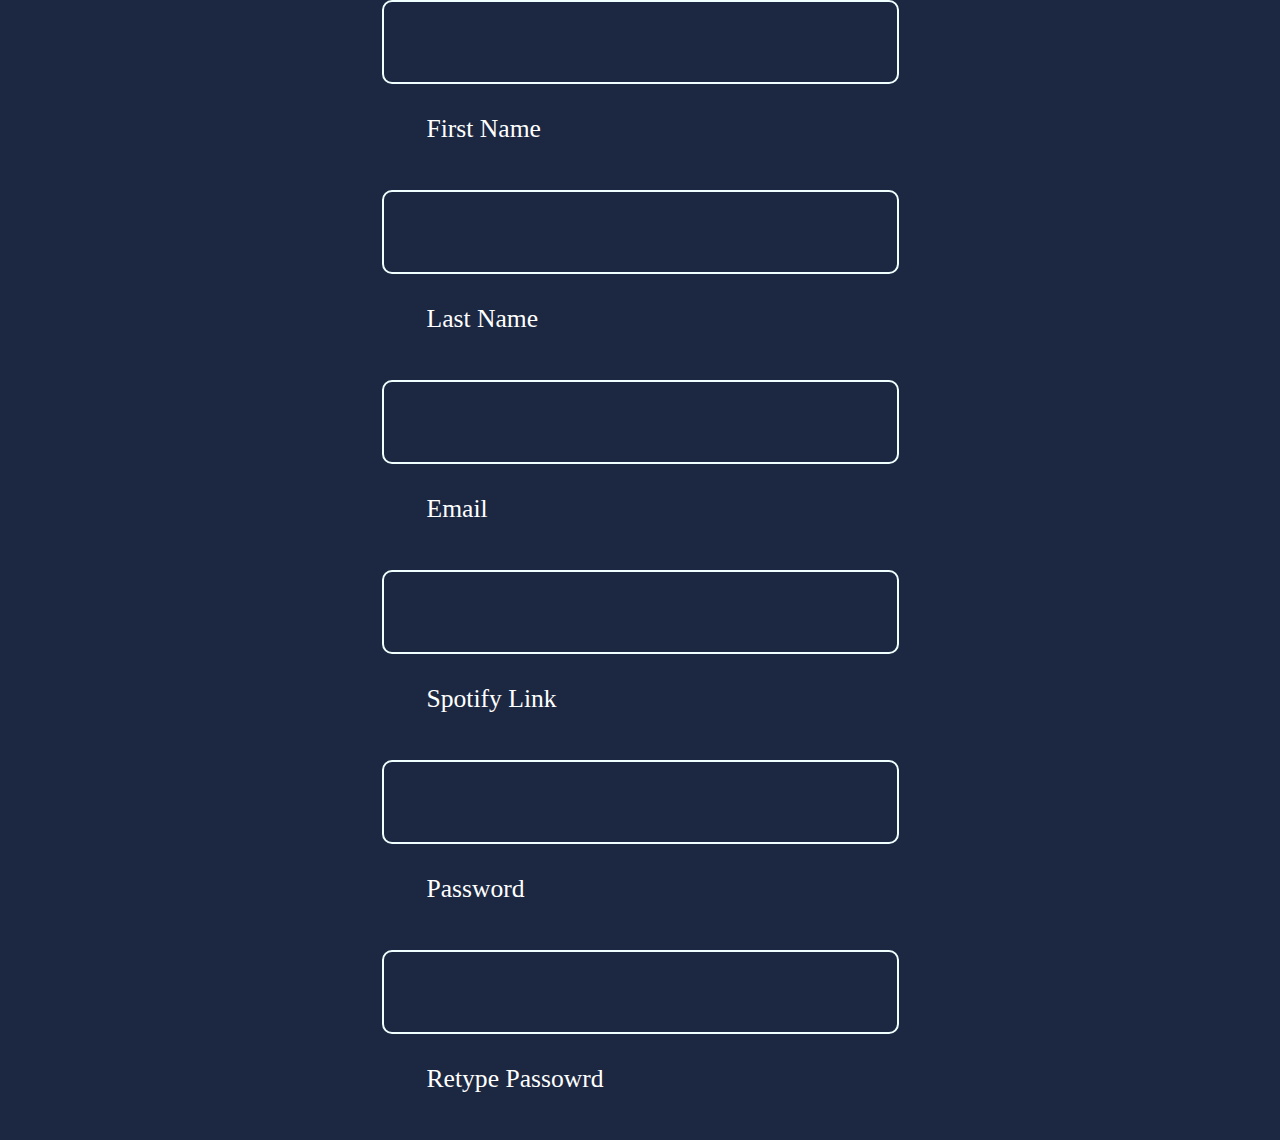
<file: form.html>
<!DOCTYPE html>
<html lang="en">

<head>
    <meta charset="UTF-8">
    <meta name="viewport" content="width=device-width, initial-scale=1.0">
    <title>Sign Up Form</title>
    <link rel="stylesheet" href="style2.css">
</head>

<body>
    <div class="container">
        <form action="" method="get" class=sign-up-form-header>
            <div class="entryArea">
                <input type="text" required>
                <div class="labelline">First Name</div>
            </div>
            <div class="entryArea">
                <input type="text" required>
                <div class="labelline">Last Name</div>
            </div>
            <div class="entryArea">
                <input type="text" required>
                <div class="labelline">Email</div>
            </div>
            <div class="entryArea">
                <input type="text" required>
                <div class="labelline">Spotify Link</div>
            </div>
            <div class="entryArea">
                <input type="text" required>
                <div class="labelline">Password</div>
            </div>
            <div class="entryArea">
                <input type="text" required>
                <div class="labelline">Retype Passowrd</div>
            </div>

        </form>
</body>
</html>
</file>
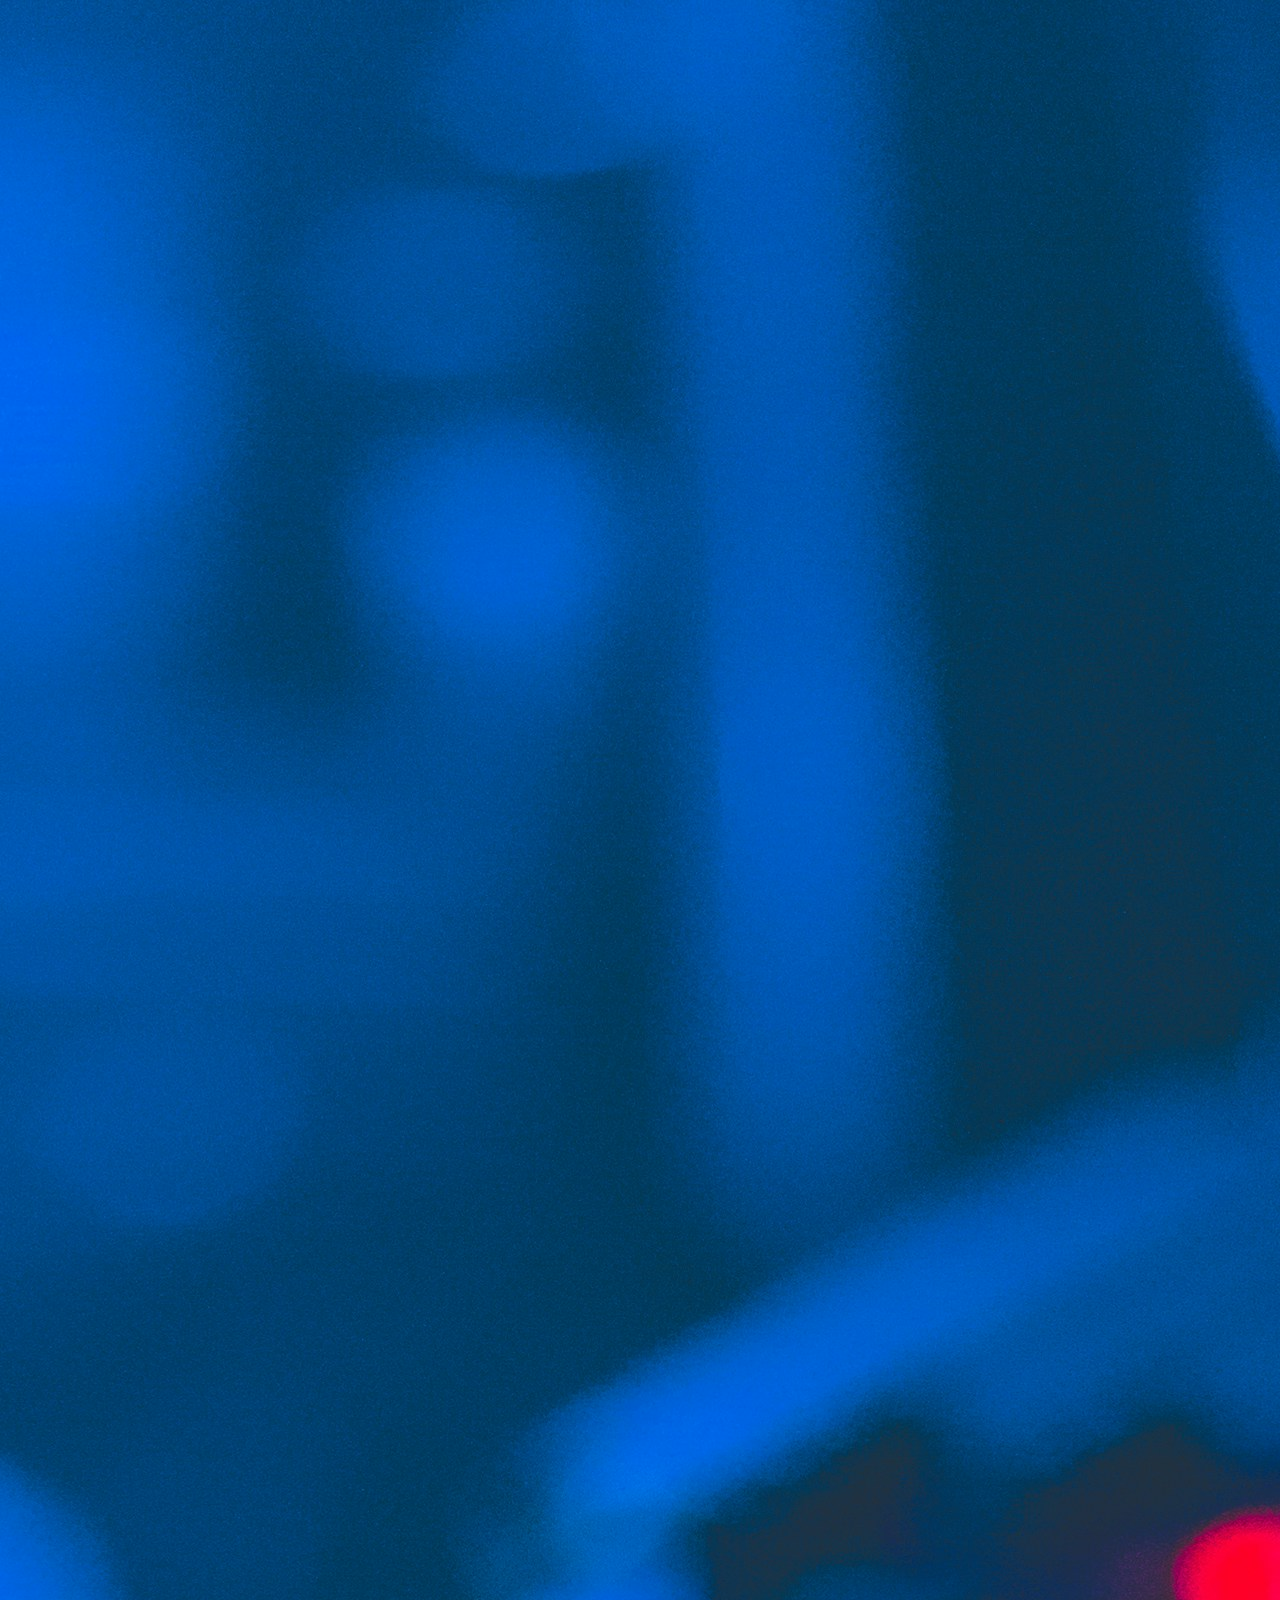
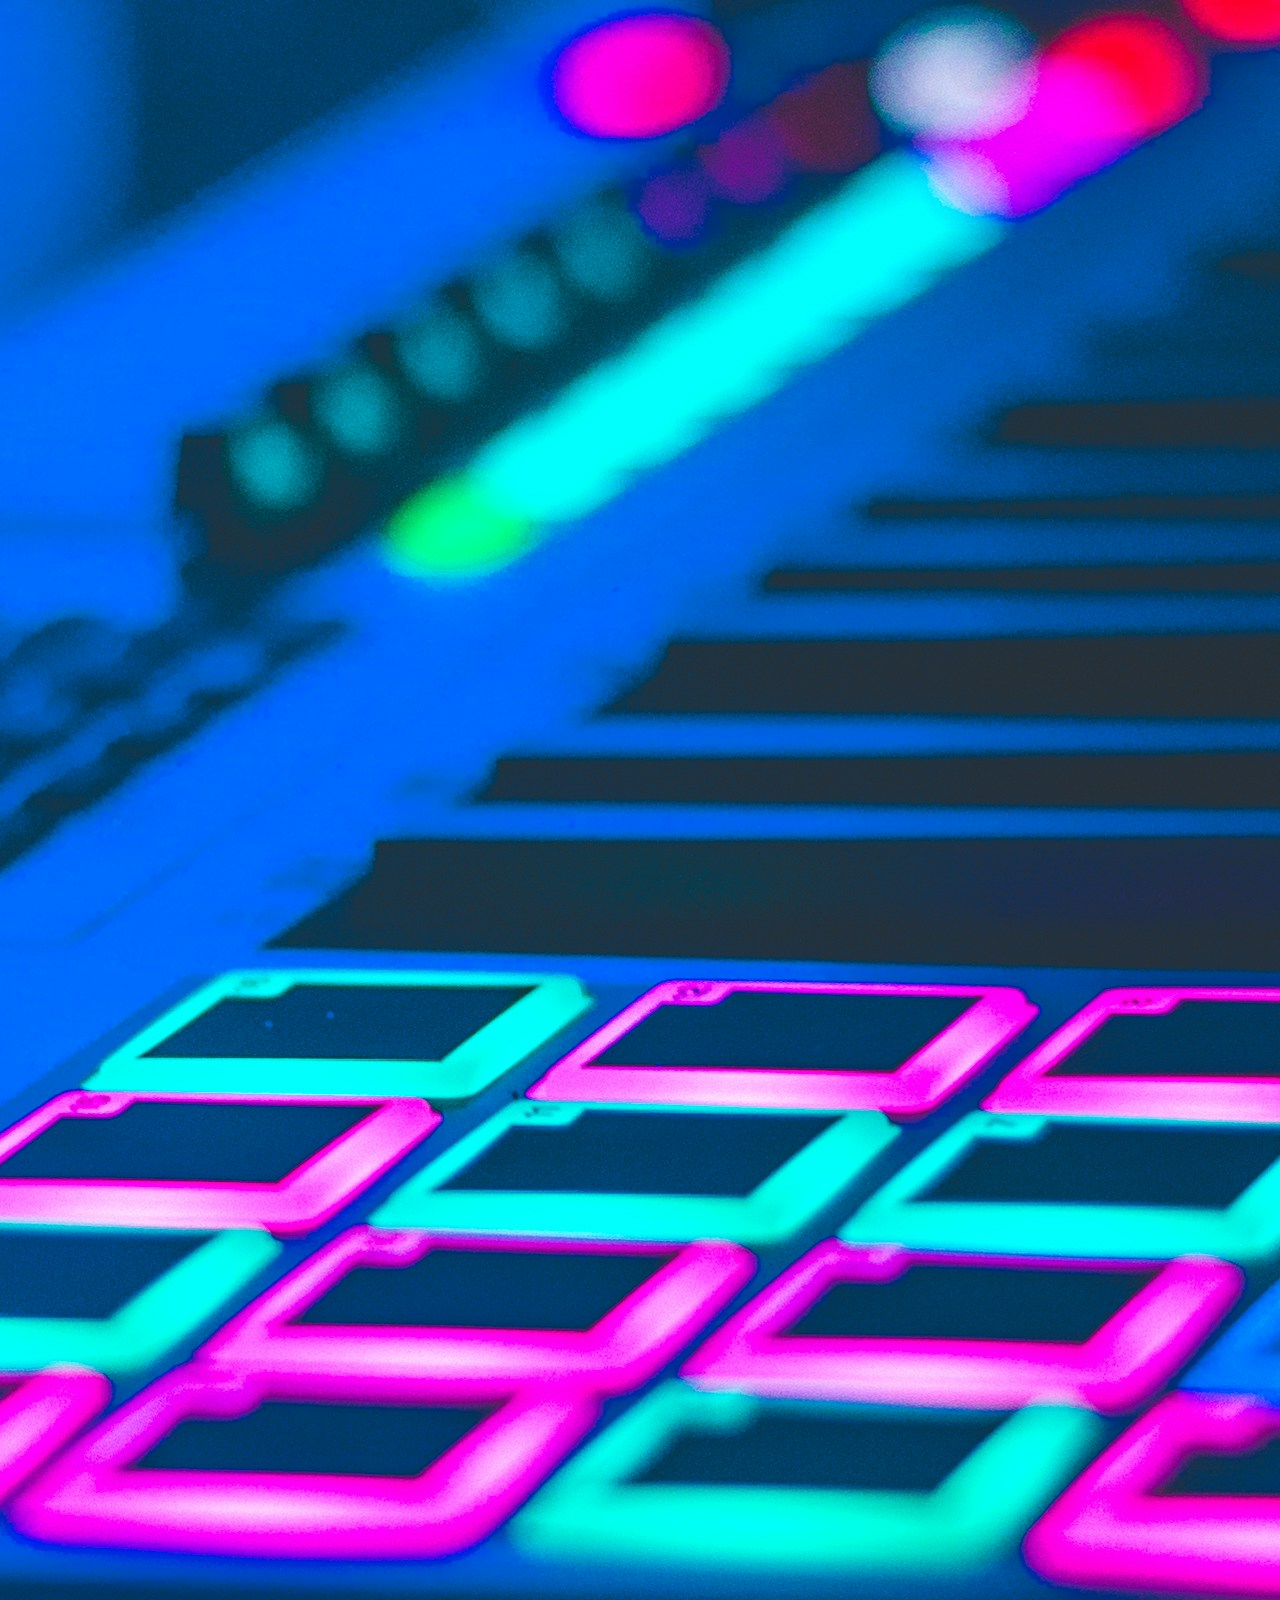
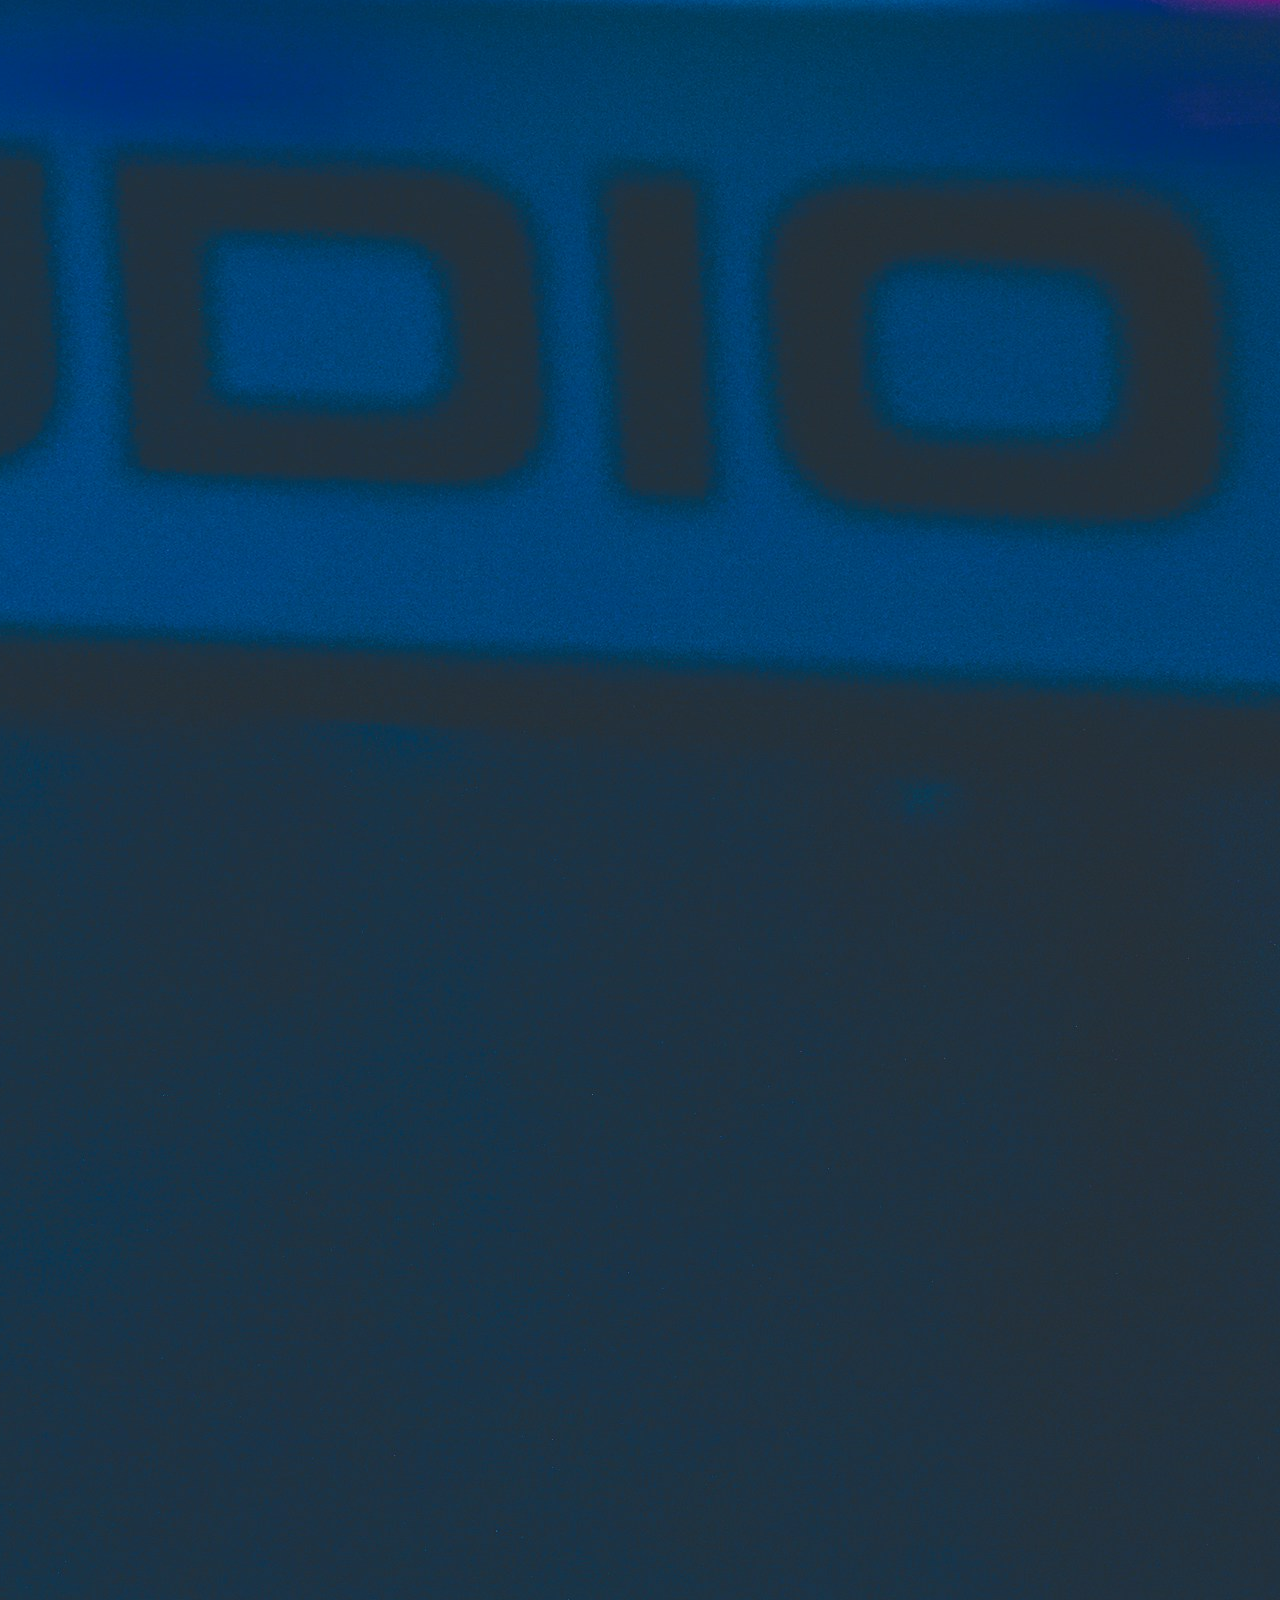
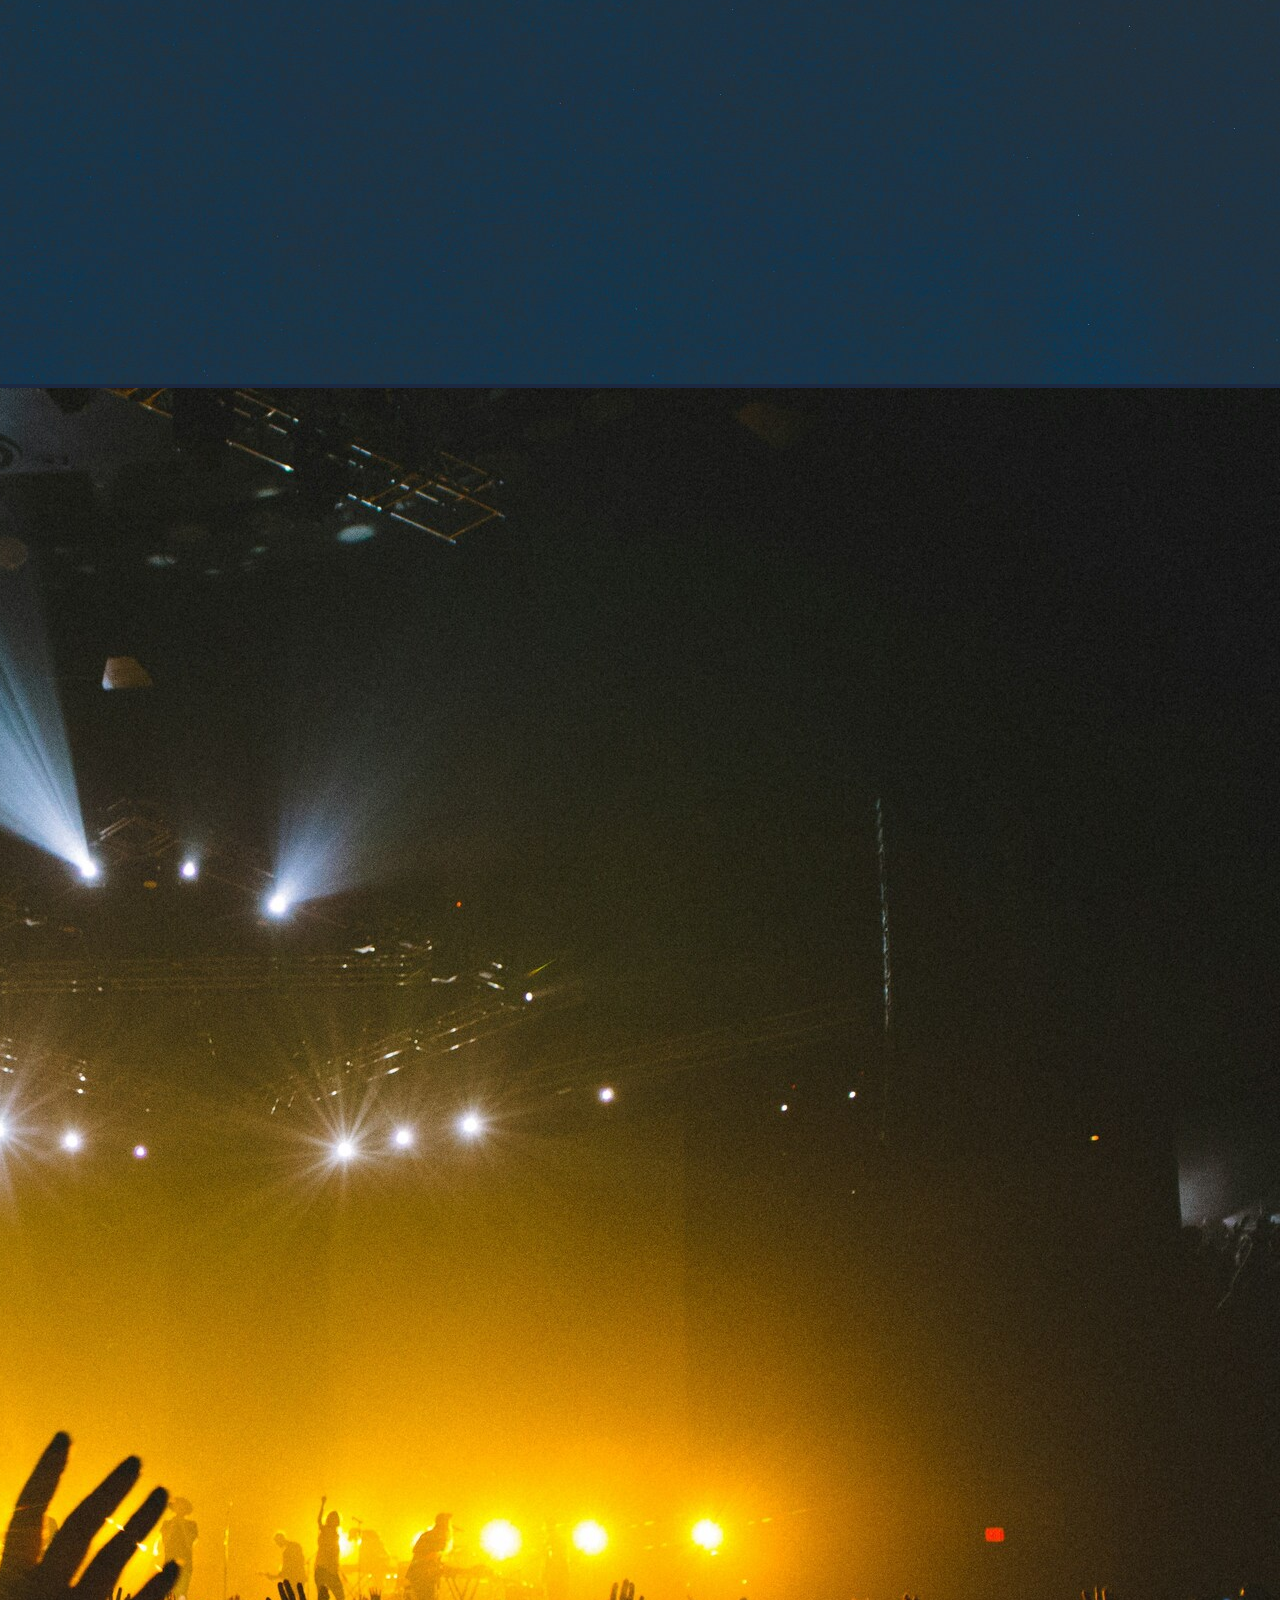
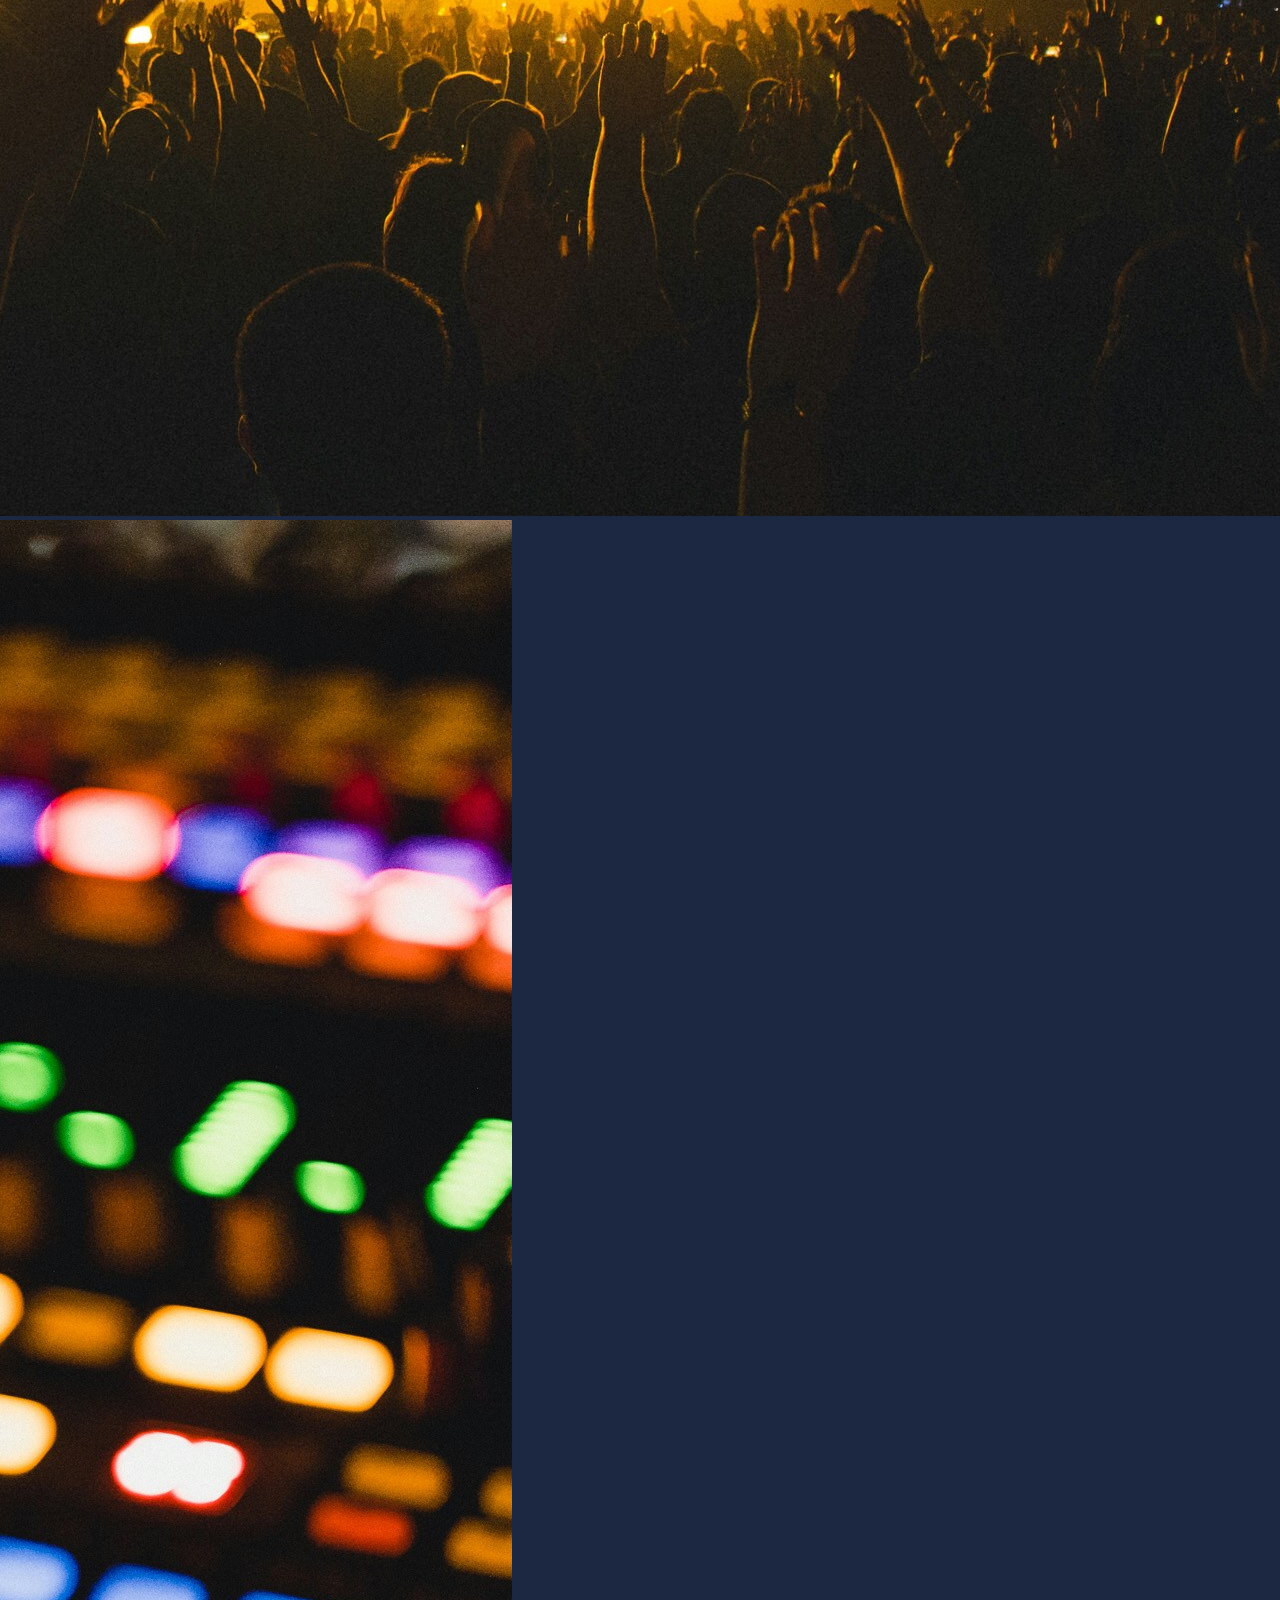
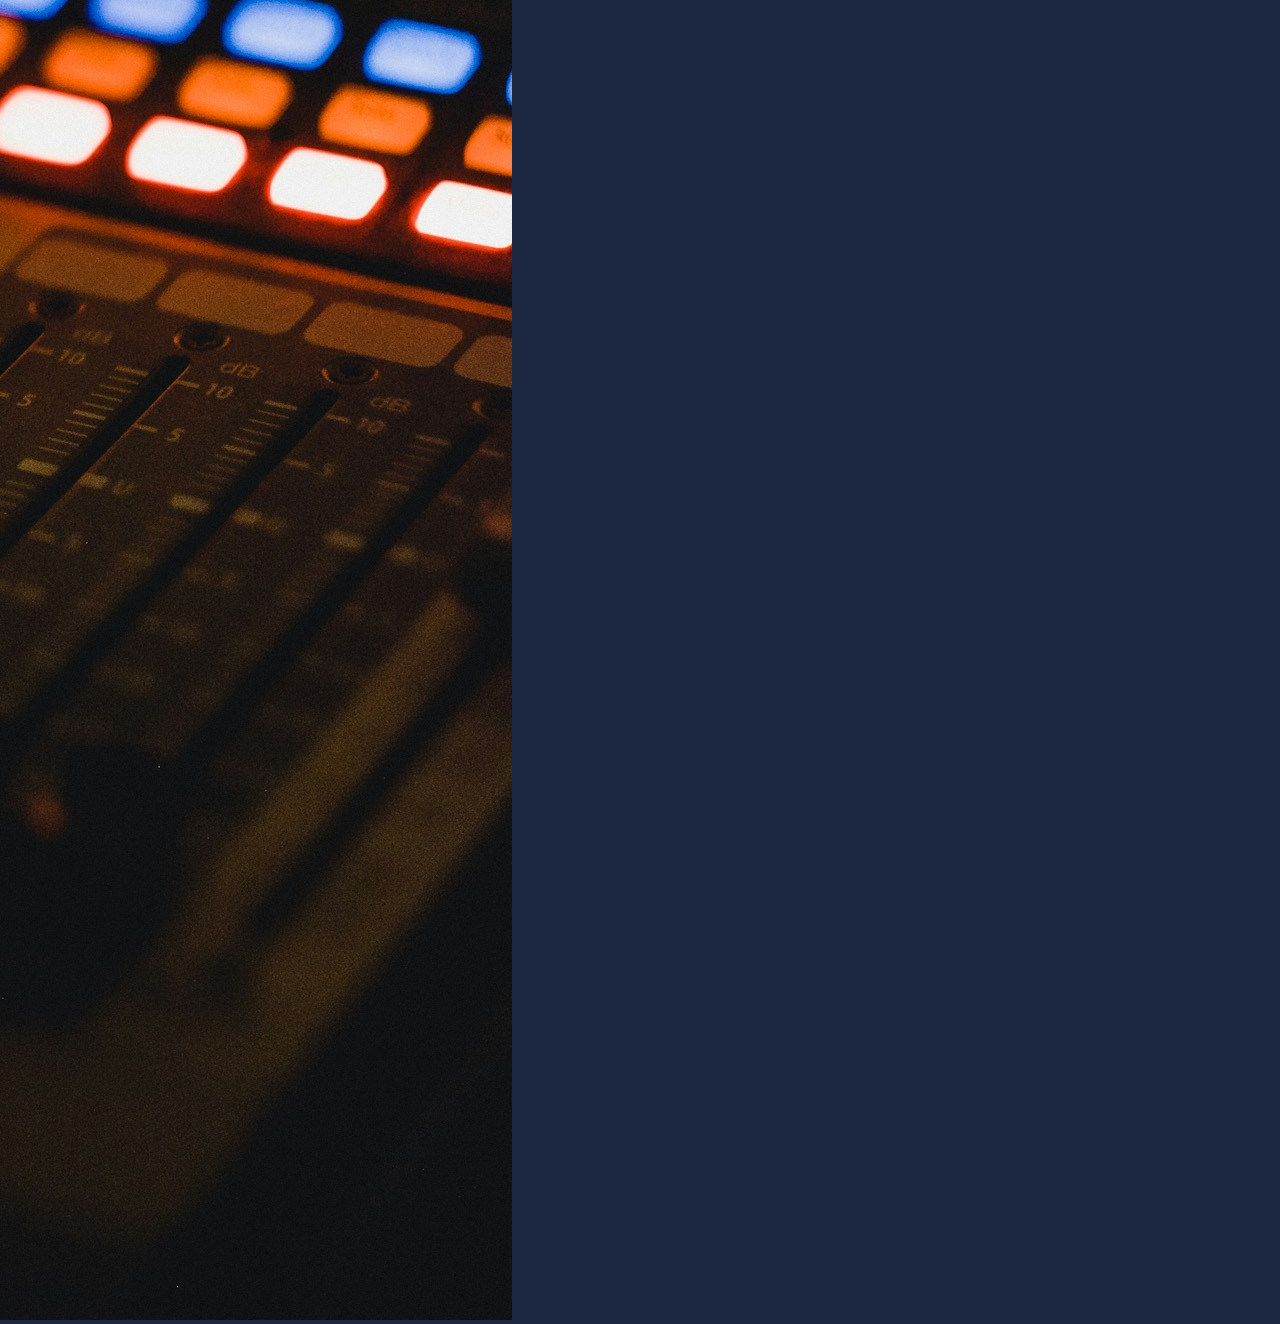
<file: indexImages.html>
<!DOCTYPE html>
<html lang="en">
<head>
    <meta charset="UTF-8">
    <meta name="viewport" content="width=device-width, initial-scale=1.0">
    <title>Document</title>
    <link rel="stylesheet" href="style2.css">
</head>
<body>
    <section class="container">
        <div class="slider-wrapper">
            <div class="slider">
                <img id="slide-1" src = "images/img2.jpg" alt="">

                <img id="slide-2" src = "images/img3.jpg" alt="">

                <img id="slide-3" src = "images/img4.jpg" alt="">
            </div>

        <div class="slider-nav">
            <a href="#slide-1"></a>
            <a href="#slide-2"></a>
            <a href="#slide-3"></a>

        </div>


        </div>
    </section>
</body>
</html>
</file>
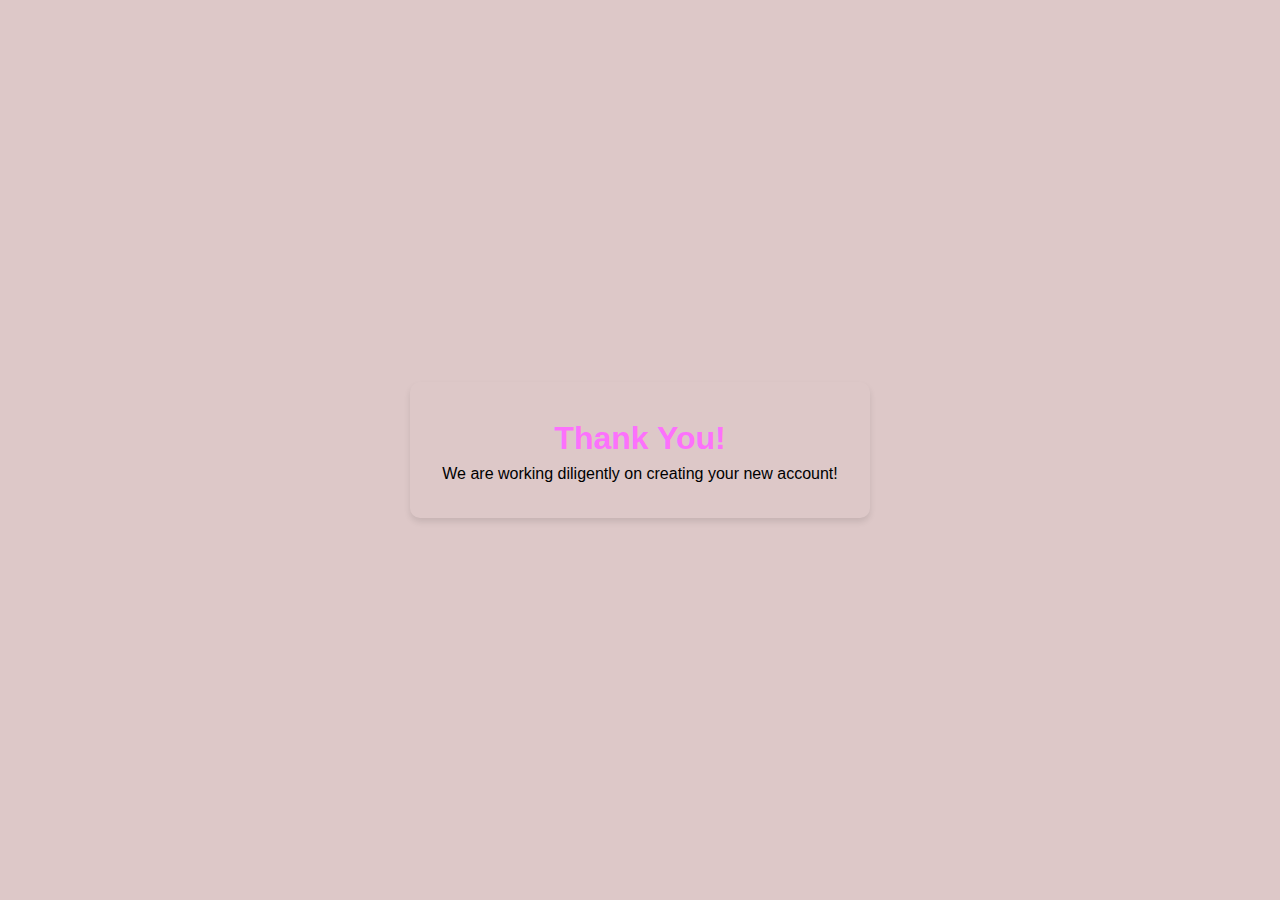
<file: thank-you.html>
<!DOCTYPE html>
<html lang="en">
<head>
    <meta charset="UTF-8">
    <meta name="viewport" content="width=device-width, initial-scale=1.0">
    <title>Thank You</title>
    <link rel="stylesheet" href="thank-you.css">

</head>
<body>
    <div class="thank-you-container">
        <h1>Thank You!</h1>
        <p>We are working diligently on creating your new account!</p>
    </div>
</body>
</html>
</file>
<file: style2.css>
* {
    margin: 0;
    padding: 0;
    box-sizing: border-box;    


}

body {
    display: flex;
    min-height: 100vh;
    justify-content: center;
    align-items: center;
    background: #1c2841;

}

.formContainer {
    width: 680px;
    border-radius: 10px;

}

.entryArea {
position: relative;
height: 100px;
line-height: 80px;
margin-bottom: 90px;
}

input {
    position: relative;
    width: 100%;
    outline: none;
    font-size: 2.2em;
    padding: 0 30px;
    line-height: 80px;
    border-radius: 10px;
    border: 2px solid #f0ffff;
    background: transparent;
    transition: 0.1s ease;
    z-index: 1;

}

.labelline{
    position: absolute;
    font-size: 1.6em;
    color: white;
    padding: 0 25px;
    margin: 0 20px;
    background-color: #1c2841;
    transition: .3s ease;
    z-index: 0;
}

input:focus,
input:valid {
color: #66ff00;
border: 4px solid #66ff00;
}

input:focus + .labelline, 
input:valid + .labelline {
    color: #66ff00;
    height: 30px;
    line-height: 30px;
    padding: 0 12px;
    transform: translate(-15px, -16px) scale(.88);
    z-index: 2;
}
</file>
<file: thank-you.css>
/* CSS reset */
*, *::before, *::after {
    box-sizing: border-box;
  }
  * {
    margin: 0;
    padding: 0;
  }
  body {
    line-height: 1.5;
    -webkit-font-smoothing: antialiased;
  }
  img, picture, video, canvas, svg {
    display: block;
    max-width: 100%;
  }
  input, button, textarea, select {
    font: inherit;
  }
  p, h1, h2, h3, h4, h5, h6 {
    overflow-wrap: break-word;
  }
  /* Custom styles */
  @import url('https://fonts.googleapis.com/css2?family=Edu+AU+VIC+WA+NT+Hand:wght@400..700&display=swap');
  @import url('https://fonts.googleapis.com/css2?family=Edu+AU+VIC+WA+NT+Hand:wght@400..700&family=Inconsolata:wght@200..900&display=swap');
  :root {
  /* light mode colors */
  
  --background: #ddc8c8;
  --text: #000000;
  --primary: #000000;
  --secondary: #2ecc71;
  --accent: #fc71fc;
  --form-background: #ddc8c8;
  --form-border: #000000;
  --slider-background: #d3caca;
  --submitBtn: #fc71fc;
  --svg-background: #ddc8c8;
  --svg-accent: #fc71fc;
  
  }
  
  
  [data-theme="dark"] {
    --background: #23262e;
    --text: #ffffff;
    --primary: #c4e7f1;
    --secondary: #38b000;
    --accent: #cf38cf;
    --form-background: #23262e;
    --form-border: #f4f8fc;
    --slider-background: #dddada;
    --submitBtn: #cf38cf;
    --svg-background: #232629;
    --svg-accent: #C71585;
  }

  
  body {
    font-family: "Helvetica", "Arial", sans-serif;
    display: flex;
    justify-content: center;
    align-items: center;
    height: 100vh;
    margin: 0;
    background-color: var(--form-background);
}
.thank-you-container {
    text-align: center;
    padding: 2rem;
    background-color: var(--form-background);
    border-radius: 10px;
    box-shadow: 0 4px 6px rgba(0, 0, 0, 0.1);
}
h1 {
    color: var(--accent);
}
</file>
